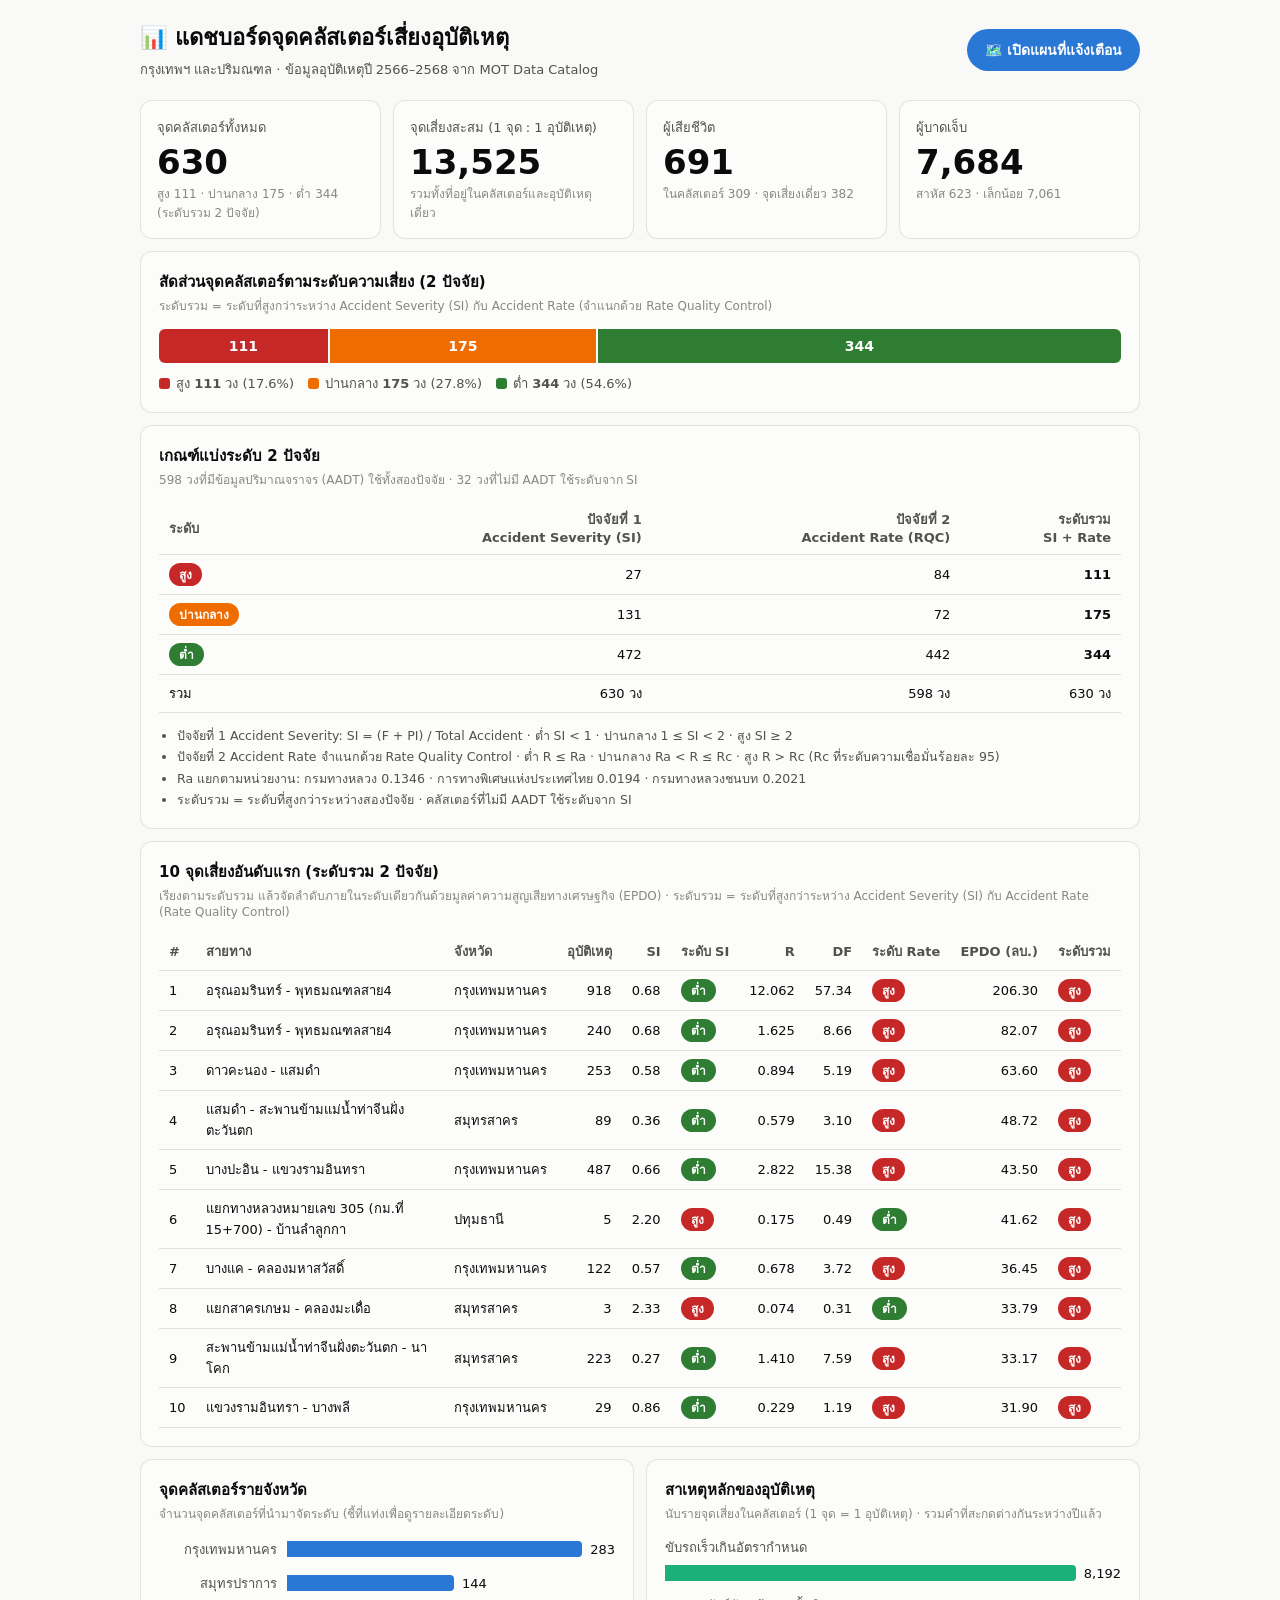
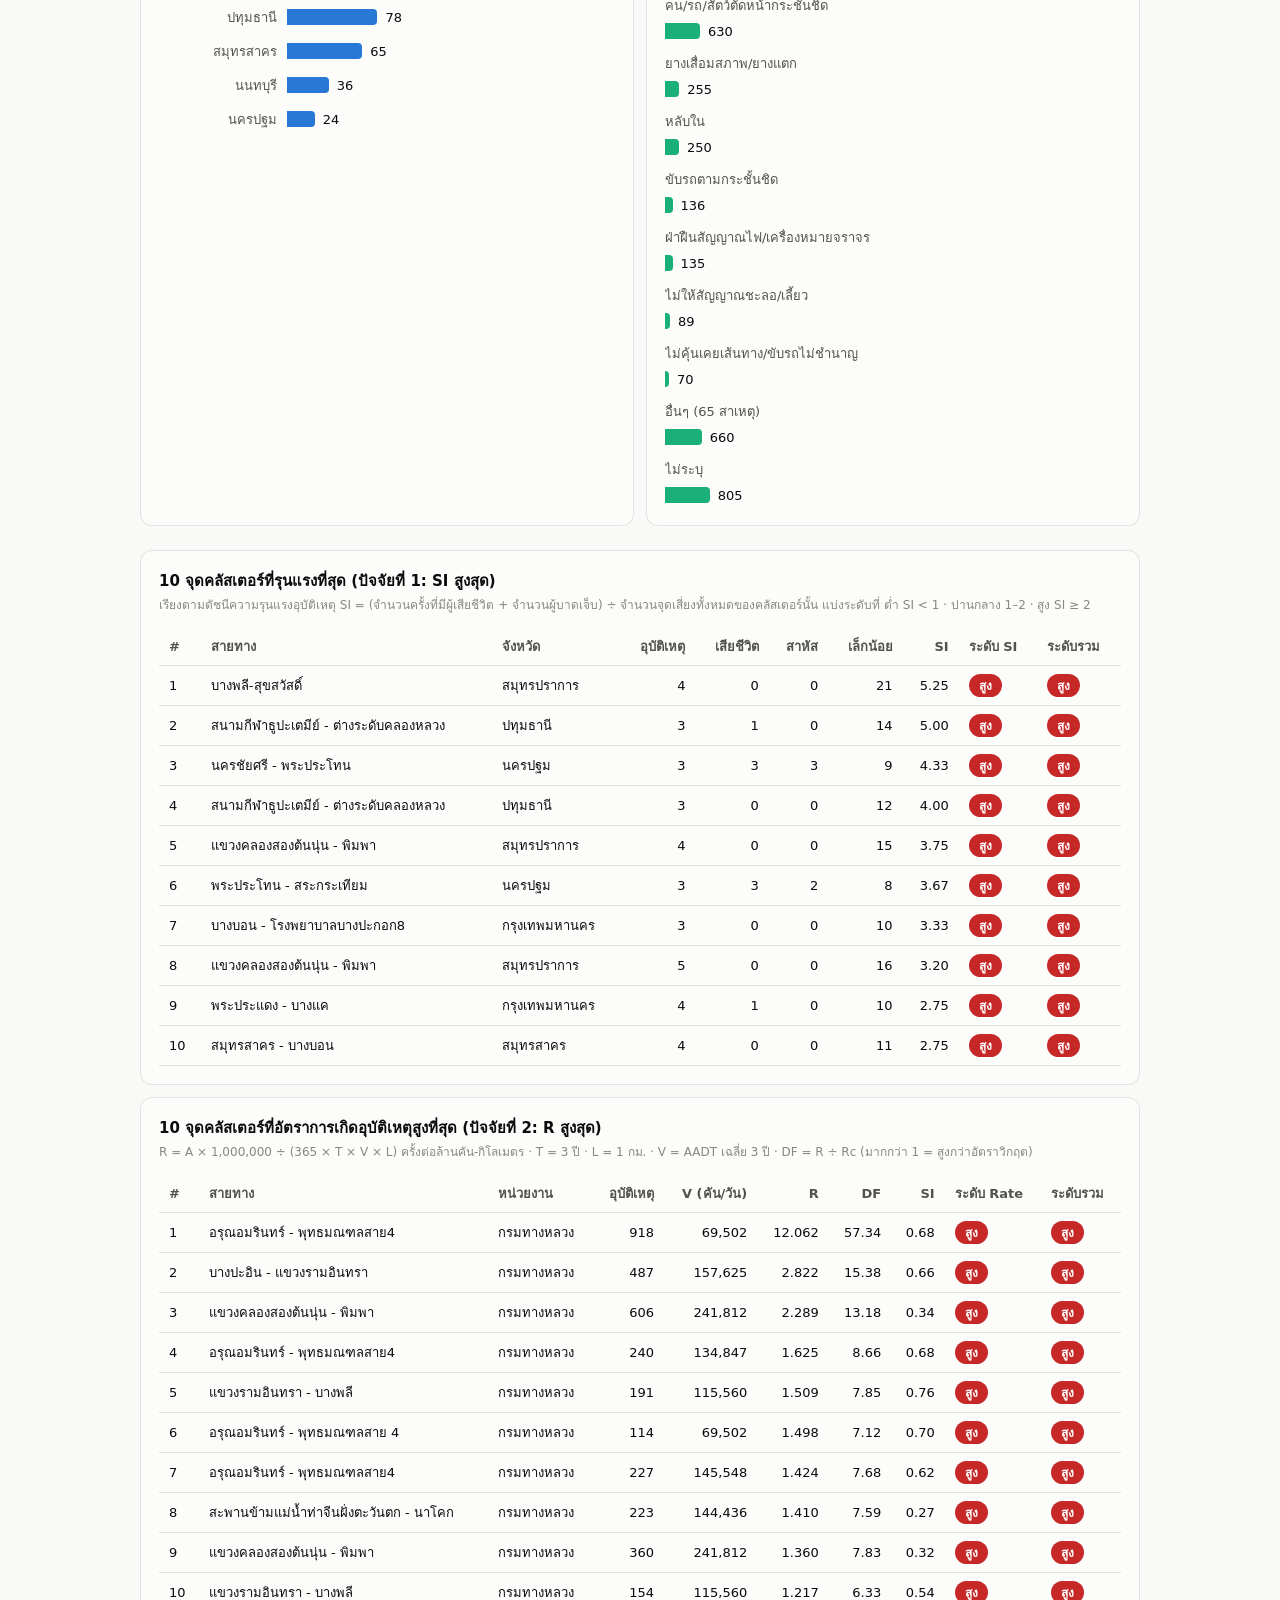
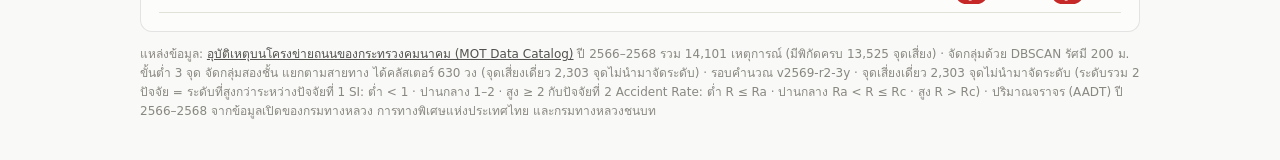
<file: dashboard.html>
<!DOCTYPE html>
<html lang="th">
<head>
  <meta charset="UTF-8">
  <meta name="viewport" content="width=device-width, initial-scale=1.0">
  <title>แดชบอร์ดจุดคลัสเตอร์เสี่ยงอุบัติเหตุ — กรุงเทพฯ และปริมณฑล</title>
  <link rel="stylesheet" href="css/dashboard.css?v=2">
  <!-- ชุดข้อมูลที่ใช้: รอบ 3 ปี 2566-2568 (v2569-r2-3y, eps 200 ม., 630 คลัสเตอร์) ต้องตั้งค่าก่อนโหลด ... -->
  <script>
    window.RISK_DATA_URL = "data/risk_points_bkk_metro_3y.geojson";
  </script>
</head>
<body>
  <header class="page-header">
    <div>
      <h1>📊 แดชบอร์ดจุดคลัสเตอร์เสี่ยงอุบัติเหตุ</h1>
      <p class="subtitle">กรุงเทพฯ และปริมณฑล · ข้อมูลอุบัติเหตุปี 2566–2568 จาก MOT Data Catalog</p>
    </div>
    <a class="btn-map" href="index.html">🗺️ เปิดแผนที่แจ้งเตือน</a>
  </header>

  <main id="dashboard" class="hidden">
    <!-- แถว KPI -->
    <section class="kpi-row">
      <div class="stat-tile">
        <div class="stat-label">จุดคลัสเตอร์ทั้งหมด</div>
        <div class="stat-value" id="kpi-zones">–</div>
        <div class="stat-sub" id="kpi-zones-sub"></div>
      </div>
      <div class="stat-tile">
        <div class="stat-label">จุดเสี่ยงสะสม (1 จุด : 1 อุบัติเหตุ)</div>
        <div class="stat-value" id="kpi-accidents">–</div>
        <div class="stat-sub">รวมทั้งที่อยู่ในคลัสเตอร์และอุบัติเหตุเดี่ยว</div>
      </div>
      <div class="stat-tile">
        <div class="stat-label">ผู้เสียชีวิต</div>
        <div class="stat-value" id="kpi-deaths">–</div>
        <div class="stat-sub" id="kpi-deaths-sub"></div>
      </div>
      <div class="stat-tile">
        <div class="stat-label">ผู้บาดเจ็บ</div>
        <div class="stat-value" id="kpi-injured">–</div>
        <div class="stat-sub" id="kpi-injured-sub"></div>
      </div>
    </section>

    <!-- สัดส่วนระดับความเสี่ยง (ระดับรวม 2 ปัจจัย) -->
    <section class="card">
      <h2>สัดส่วนจุดคลัสเตอร์ตามระดับความเสี่ยง (2 ปัจจัย)</h2>
      <p class="card-note" id="level-note">ระดับรวม = ระดับที่สูงกว่าระหว่าง Accident Severity (SI) กับ Accident Rate (จำแนกด้วย Rate Quality Control)</p>
      <div class="level-bar" id="level-bar"></div>
      <div class="legend" id="level-legend"></div>
    </section>

    <!-- เปรียบเทียบเกณฑ์ -->
    <section class="card" id="method-card">
      <h2>เกณฑ์แบ่งระดับ 2 ปัจจัย</h2>
      <p class="card-note" id="method-note"></p>
      <div class="table-wrap">
        <table id="method-table">
          <thead>
            <tr>
              <th>ระดับ</th>
              <th class="num">ปัจจัยที่ 1<br>Accident Severity (SI)</th>
              <th class="num">ปัจจัยที่ 2<br>Accident Rate (RQC)</th>
              <th class="num">ระดับรวม<br>SI + Rate</th>
            </tr>
          </thead>
          <tbody></tbody>
        </table>
      </div>
      <ul class="method-list" id="method-list"></ul>
    </section>

    <!-- ตาราง 10 อันดับ ระดับรวม -->
    <section class="card" id="combined-card">
      <h2>10 จุดเสี่ยงอันดับแรก (ระดับรวม 2 ปัจจัย)</h2>
      <p class="card-note">เรียงตามระดับรวม แล้วจัดลำดับภายในระดับเดียวกันด้วยมูลค่าความสูญเสียทางเศรษฐกิจ (EPDO) ·
        ระดับรวม = ระดับที่สูงกว่าระหว่าง Accident Severity (SI) กับ Accident Rate (Rate Quality Control)</p>
      <div class="table-wrap">
        <table id="combined-table">
          <thead>
            <tr>
              <th>#</th><th>สายทาง</th><th>จังหวัด</th>
              <th class="num">อุบัติเหตุ</th><th class="num">SI</th><th>ระดับ SI</th>
              <th class="num">R</th><th class="num">DF</th><th>ระดับ Rate</th>
              <th class="num">EPDO (ลบ.)</th><th>ระดับรวม</th>
            </tr>
          </thead>
          <tbody></tbody>
        </table>
      </div>
    </section>

    <div class="two-col">
      <!-- จุดคลัสเตอร์รายจังหวัด -->
      <section class="card">
        <h2>จุดคลัสเตอร์รายจังหวัด</h2>
        <p class="card-note">จำนวนจุดคลัสเตอร์ที่นำมาจัดระดับ (ชี้ที่แท่งเพื่อดูรายละเอียดระดับ)</p>
        <div class="bar-chart" id="province-chart"></div>
      </section>

      <!-- สาเหตุยอดฮิต -->
      <section class="card">
        <h2>สาเหตุหลักของอุบัติเหตุ</h2>
        <p class="card-note" id="cause-note">นับรายจุดเสี่ยงในคลัสเตอร์ (1 จุด = 1 อุบัติเหตุ) · รวมคำที่สะกดต่างกันระหว่างปีแล้ว</p>
        <div class="bar-chart bar-chart--stacked-label" id="cause-chart"></div>
      </section>
    </div>

    <!-- ตาราง 10 อันดับ -->
    <section class="card">
      <h2>10 จุดคลัสเตอร์ที่รุนแรงที่สุด (ปัจจัยที่ 1: SI สูงสุด)</h2>
      <p class="card-note">เรียงตามดัชนีความรุนแรงอุบัติเหตุ SI = (จำนวนครั้งที่มีผู้เสียชีวิต + จำนวนผู้บาดเจ็บ) ÷ จำนวนจุดเสี่ยงทั้งหมดของคลัสเตอร์นั้น แบ่งระดับที่ ต่ำ SI &lt; 1 · ปานกลาง 1–2 · สูง SI ≥ 2</p>
      <div class="table-wrap">
        <table id="top-table">
          <thead>
            <tr>
              <th>#</th><th>สายทาง</th><th>จังหวัด</th>
              <th class="num">อุบัติเหตุ</th><th class="num">เสียชีวิต</th>
              <th class="num">สาหัส</th><th class="num">เล็กน้อย</th><th class="num">SI</th>
              <th>ระดับ SI</th><th>ระดับรวม</th>
            </tr>
          </thead>
          <tbody></tbody>
        </table>
      </div>
    </section>

    <!-- ตาราง 10 อันดับ Accident Rate -->
    <section class="card" id="rate-card">
      <h2>10 จุดคลัสเตอร์ที่อัตราการเกิดอุบัติเหตุสูงที่สุด (ปัจจัยที่ 2: R สูงสุด)</h2>
      <p class="card-note">R = A × 1,000,000 ÷ (365 × T × V × L) ครั้งต่อล้านคัน-กิโลเมตร · T = 3 ปี · L = 1 กม. · V = AADT เฉลี่ย 3 ปี · DF = R ÷ Rc (มากกว่า 1 = สูงกว่าอัตราวิกฤต)</p>
      <div class="table-wrap">
        <table id="rate-table">
          <thead>
            <tr>
              <th>#</th><th>สายทาง</th><th>หน่วยงาน</th>
              <th class="num">อุบัติเหตุ</th><th class="num">V (คัน/วัน)</th>
              <th class="num">R</th><th class="num">DF</th><th class="num">SI</th>
              <th>ระดับ Rate</th><th>ระดับรวม</th>
            </tr>
          </thead>
          <tbody></tbody>
        </table>
      </div>
    </section>

    <footer class="page-footer">
      แหล่งข้อมูล: <a href="https://datagov.mot.go.th/dataset/roadaccident" target="_blank" rel="noopener">
      อุบัติเหตุบนโครงข่ายถนนของกระทรวงคมนาคม (MOT Data Catalog)</a> ปี 2566–2568 รวม 14,101 เหตุการณ์
      (มีพิกัดครบ 13,525 จุดเสี่ยง) · จัดกลุ่มด้วย DBSCAN รัศมี 200 ม. ขั้นต่ำ 3 จุด
      จัดกลุ่มสองชั้น แยกตามสายทาง ได้คลัสเตอร์ 630 วง (จุดเสี่ยงเดี่ยว 2,303 จุดไม่นำมาจัดระดับ)<span id="calib-note"></span>
      · ปริมาณจราจร (AADT) ปี 2566–2568 จากข้อมูลเปิดของกรมทางหลวง การทางพิเศษแห่งประเทศไทย และกรมทางหลวงชนบท
    </footer>
  </main>

  <div id="load-error" class="load-msg hidden"></div>
  <div id="loading" class="load-msg">กำลังโหลดข้อมูล...</div>
  <div id="tooltip" class="tooltip hidden" role="status"></div>

  <script src="js/dashboard.js?v=15"></script>
</body>
</html>
</file>
<file: css/dashboard.css>
/* โทเคนสี: สลับ light/dark ที่เดียว ตัวคอมโพเนนต์อ้างตามบทบาท ไม่อ้าง hex ตรงๆ */
:root {
  --page: #f9f9f7;
  --surface: #fcfcfb;
  --ink: #0b0b0b;
  --ink-2: #52514e;
  --muted: #898781;
  --hairline: #e1e0d9;
  --border: rgba(11, 11, 11, 0.1);
  --series-1: #2a78d6;   /* กราฟจังหวัด */
  --series-2: #1baf7a;   /* กราฟสาเหตุ */
  --track: #f0efec;
  /* สีระดับความเสี่ยง = สี status เดียวกับแผนที่ ใช้คู่กับป้าย+ตัวเลขเสมอ */
  --risk-high: #c62828;
  --risk-medium: #ef6c00;
  --risk-low: #2e7d32;
}
@media (prefers-color-scheme: dark) {
  :root {
    --page: #0d0d0d;
    --surface: #1a1a19;
    --ink: #ffffff;
    --ink-2: #c3c2b7;
    --muted: #898781;
    --hairline: #2c2c2a;
    --border: rgba(255, 255, 255, 0.1);
    --series-1: #3987e5;
    --series-2: #199e70;
    --track: #2c2c2a;
  }
}

* { margin: 0; padding: 0; box-sizing: border-box; }

body {
  background: var(--page);
  color: var(--ink);
  font-family: system-ui, -apple-system, "Segoe UI", "Leelawadee UI", Tahoma, sans-serif;
  padding: 20px clamp(12px, 4vw, 40px) 40px;
  max-width: 1080px;
  margin: 0 auto;
}

.page-header {
  display: flex;
  flex-wrap: wrap;
  gap: 12px;
  align-items: center;
  justify-content: space-between;
  margin-bottom: 20px;
}
.page-header h1 { font-size: 22px; }
.subtitle { color: var(--ink-2); font-size: 13px; margin-top: 4px; }
.btn-map {
  background: var(--series-1);
  color: #fff;
  text-decoration: none;
  padding: 10px 18px;
  border-radius: 22px;
  font-size: 14px;
  font-weight: 600;
  white-space: nowrap;
}

/* ---------- stat tiles ---------- */
.kpi-row {
  display: grid;
  grid-template-columns: repeat(auto-fit, minmax(190px, 1fr));
  gap: 12px;
  margin-bottom: 12px;
}
.stat-tile {
  background: var(--surface);
  border: 1px solid var(--border);
  border-radius: 12px;
  padding: 16px;
}
.stat-label { font-size: 13px; color: var(--ink-2); }
.stat-value { font-size: 34px; font-weight: 600; margin: 4px 0 2px; }
.stat-sub { font-size: 12px; color: var(--muted); }

/* ---------- cards ---------- */
.card {
  background: var(--surface);
  border: 1px solid var(--border);
  border-radius: 12px;
  padding: 18px;
  margin-bottom: 12px;
}
.card h2 { font-size: 15px; margin-bottom: 2px; }
.card-note { font-size: 12px; color: var(--muted); margin-bottom: 14px; }

.two-col {
  display: grid;
  grid-template-columns: 1fr 1fr;
  gap: 12px;
  margin-bottom: 12px;
}
@media (max-width: 760px) { .two-col { grid-template-columns: 1fr; } }

/* ---------- แถบสัดส่วนระดับ (stacked bar) ---------- */
.level-bar {
  display: flex;
  gap: 2px; /* surface gap คั่นแต่ละท่อน */
  height: 34px;
  border-radius: 6px;
  overflow: hidden;
  margin: 14px 0 10px;
}
.level-seg {
  display: flex;
  align-items: center;
  justify-content: center;
  font-size: 14px;
  font-weight: 600;
  min-width: 2px;
}

.legend { display: flex; flex-wrap: wrap; gap: 14px; font-size: 13px; color: var(--ink-2); }
.legend .swatch {
  display: inline-block;
  width: 11px; height: 11px;
  border-radius: 3px;
  margin-right: 6px;
  vertical-align: -1px;
}

/* ---------- กราฟแท่งแนวนอน ---------- */
.bar-chart { display: flex; flex-direction: column; gap: 10px; }

.bar-row { display: grid; grid-template-columns: 118px 1fr; gap: 10px; align-items: center; }
.bar-row .bar-label {
  font-size: 13px;
  color: var(--ink-2);
  text-align: right;
  overflow: hidden;
  text-overflow: ellipsis;
  white-space: nowrap;
}

/* เลย์เอาต์ป้ายอยู่เหนือแท่ง สำหรับชื่อยาวๆ (สาเหตุ) */
.bar-chart--stacked-label .bar-row { grid-template-columns: 1fr; gap: 3px; }
.bar-chart--stacked-label .bar-label { text-align: left; }

.bar-track { display: flex; align-items: center; gap: 8px; min-height: 24px; }
.bar-fill {
  height: 16px;
  border-radius: 0 4px 4px 0; /* ปลายมน 4px ฝั่งข้อมูล ฐานเหลี่ยม */
  min-width: 2px;
  transition: opacity 0.15s;
}
.bar-row:hover .bar-fill { opacity: 0.8; }
.bar-value { font-size: 13px; color: var(--ink); font-variant-numeric: tabular-nums; }

/* ---------- ตาราง ---------- */
.table-wrap { overflow-x: auto; }
table { border-collapse: collapse; width: 100%; font-size: 13px; }
th, td { padding: 8px 10px; text-align: left; border-bottom: 1px solid var(--hairline); }
th { color: var(--ink-2); font-weight: 600; white-space: nowrap; }
td.num, th.num { text-align: right; font-variant-numeric: tabular-nums; }
tbody tr:hover { background: var(--track); }

.level-chip {
  display: inline-block;
  padding: 2px 10px;
  border-radius: 12px;
  color: #fff;
  font-size: 12px;
  font-weight: 600;
  white-space: nowrap;
}

/* ---------- tooltip ---------- */
.tooltip {
  position: fixed;
  background: var(--surface);
  color: var(--ink);
  border: 1px solid var(--border);
  border-radius: 8px;
  box-shadow: 0 4px 14px rgba(0, 0, 0, 0.25);
  padding: 10px 12px;
  font-size: 12.5px;
  line-height: 1.6;
  pointer-events: none;
  z-index: 100;
  max-width: 260px;
}

.method-list { margin: 12px 0 0 18px; font-size: 12.5px; color: var(--ink-2); line-height: 1.7; }
#method-table th.num { white-space: normal; line-height: 1.35; }

.page-footer { font-size: 12px; color: var(--muted); margin-top: 8px; }
.page-footer a { color: var(--ink-2); }

.load-msg { text-align: center; padding: 60px 20px; color: var(--ink-2); }

.hidden { display: none !important; }
</file>
